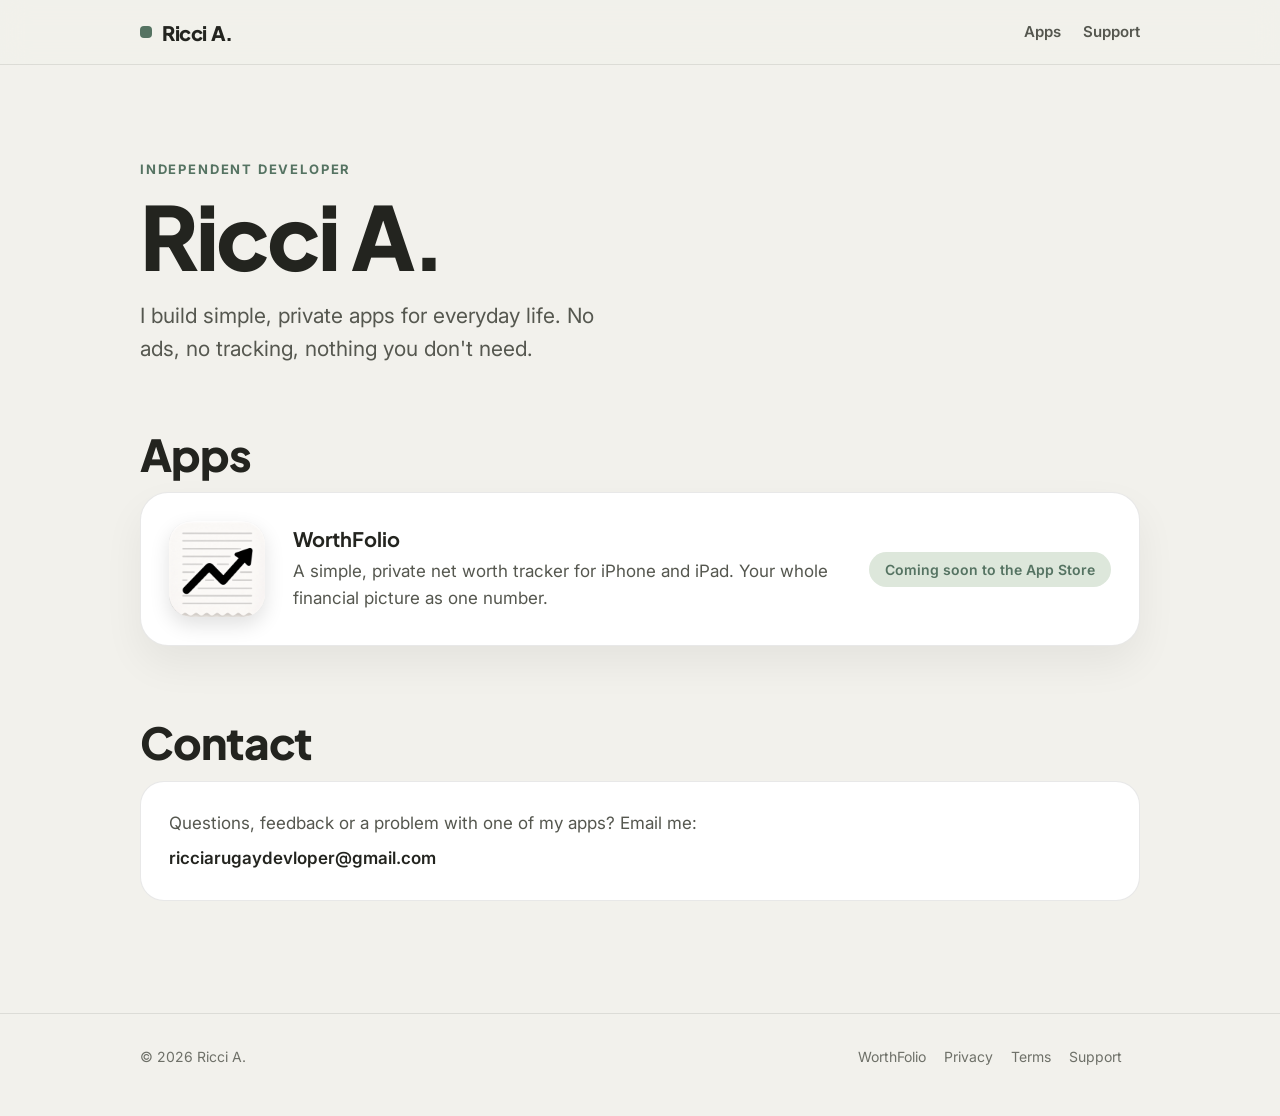
<file: index.html>
<!doctype html>
<html lang="en">
<head>
<meta charset="utf-8">
<meta name="viewport" content="width=device-width,initial-scale=1,viewport-fit=cover">
<title>Ricci A. – Apps</title>
<meta name="description" content="Ricci A. builds simple, private apps for everyday life, including WorthFolio, a private net worth tracker.">
<meta property="og:title" content="Ricci A. – Apps">
<meta property="og:description" content="Ricci A. builds simple, private apps for everyday life, including WorthFolio, a private net worth tracker.">
<meta property="og:url" content="https://riccidevloper.com/">
<link rel="icon" href="/assets/favicon.png">
<link rel="apple-touch-icon" href="/assets/apple-touch-icon.png">
<link rel="preconnect" href="https://fonts.googleapis.com"><link rel="preconnect" href="https://fonts.gstatic.com" crossorigin>
<link href="https://fonts.googleapis.com/css2?family=Inter:wght@400;500;600;700&family=Plus+Jakarta+Sans:wght@700;800&display=swap" rel="stylesheet">
<link rel="stylesheet" href="/assets/style.css">
</head>
<body>
<header class="top"><div class="wrap"><a class="logo" href="/"><span class="dot"></span>Ricci A.</a><nav><a href="/#apps">Apps</a><a href="/worthfolio/support/">Support</a></nav></div></header>
<main>
<div class="wrap">
<section class="hero"><div class="eyebrow">Independent developer</div>
<h1>Ricci A.</h1>
<p class="lead">I build simple, private apps for everyday life. No ads, no tracking, nothing you don't need.</p></section>
<section id="apps" style="padding-top:0"><h2>Apps</h2>
<a class="app-card" href="/worthfolio/"><img src="/assets/worthfolio-icon.png" alt="WorthFolio app icon" width="96" height="96"><div><h3>WorthFolio</h3><p>A simple, private net worth tracker for iPhone and iPad. Your whole financial picture as one number.</p></div><span class="pill">Coming soon to the App Store</span></a>
</section>
<section style="padding-top:0"><h2>Contact</h2><div class="contact"><p style="margin:0 0 8px;color:var(--ink2)">Questions, feedback or a problem with one of my apps? Email me:</p><code class="email">ricciarugaydevloper@gmail.com</code></div></section>
</div>
</main>
<footer><div class="wrap"><span>© 2026 Ricci A.</span><span><a href="/worthfolio/">WorthFolio</a><a href="/worthfolio/privacy/">Privacy</a><a href="/worthfolio/terms/">Terms</a><a href="/worthfolio/support/">Support</a></span></div></footer>
</body>
</html>
</file>
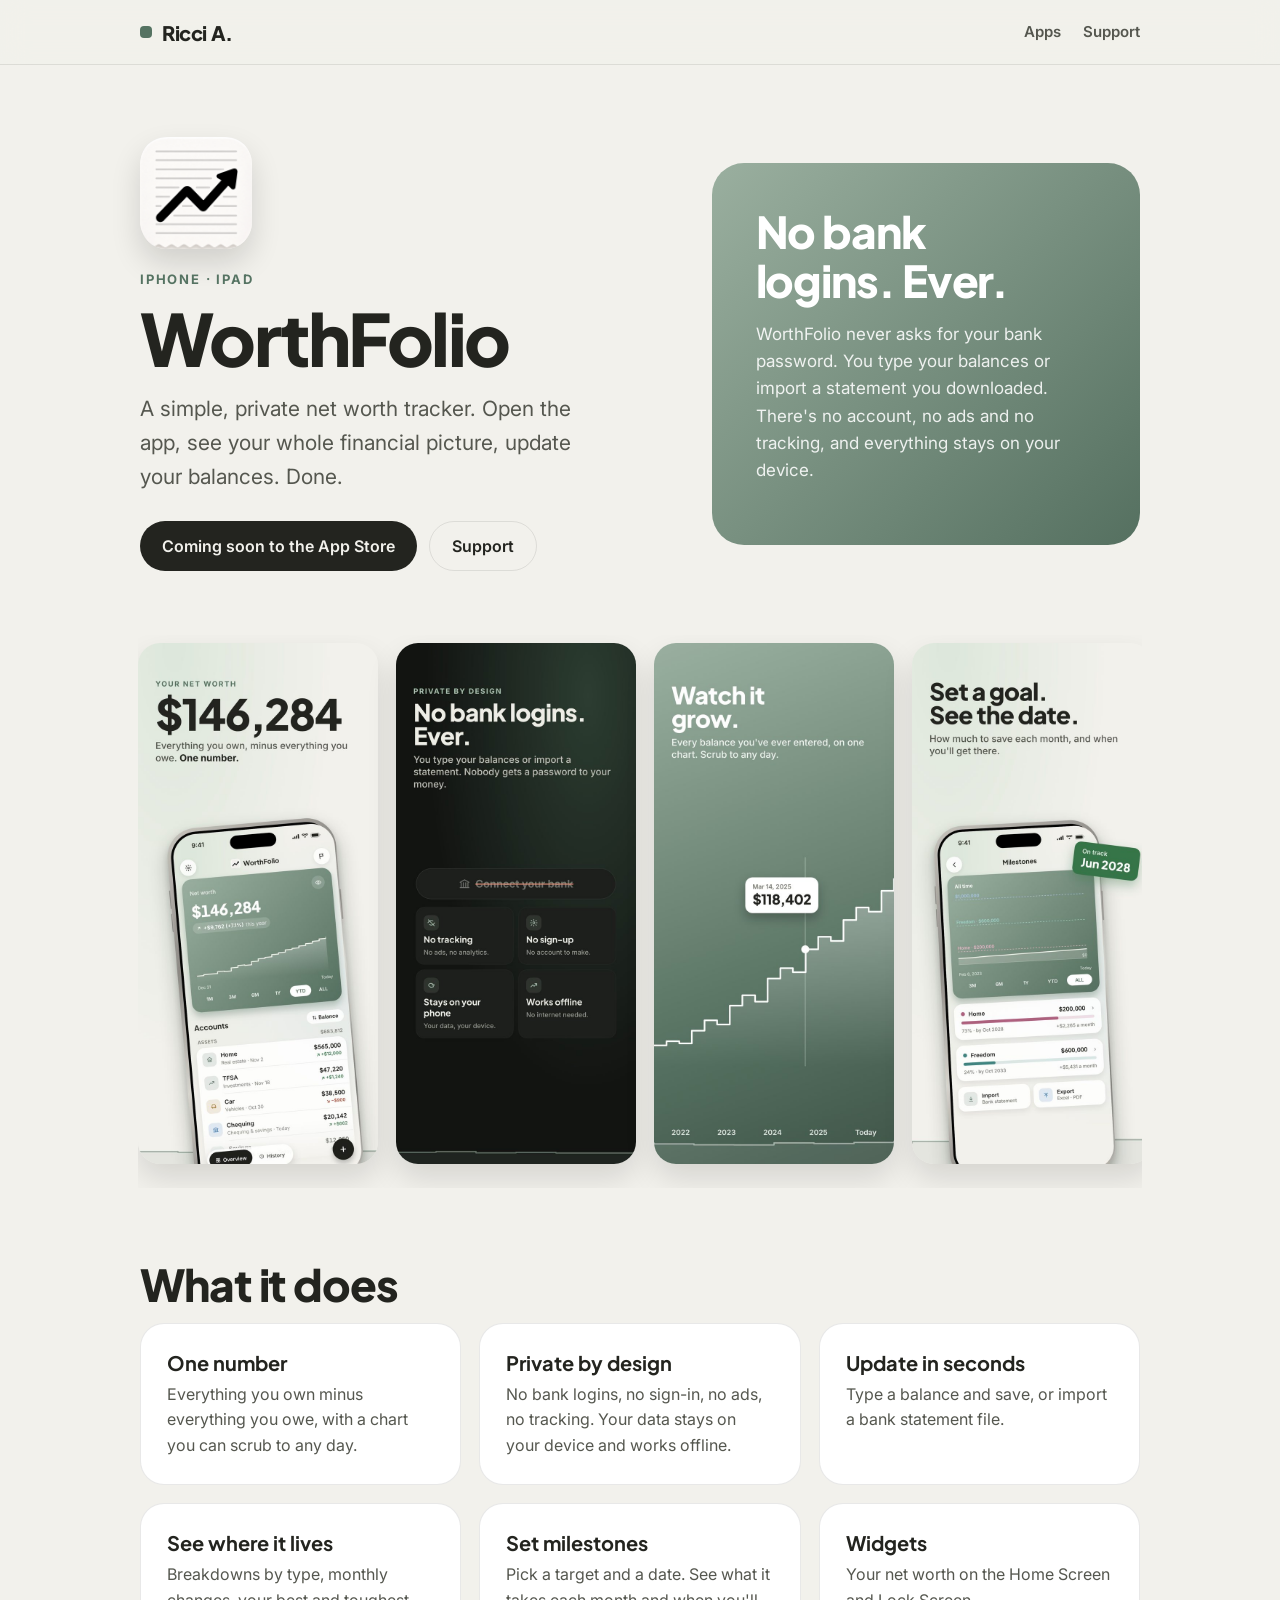
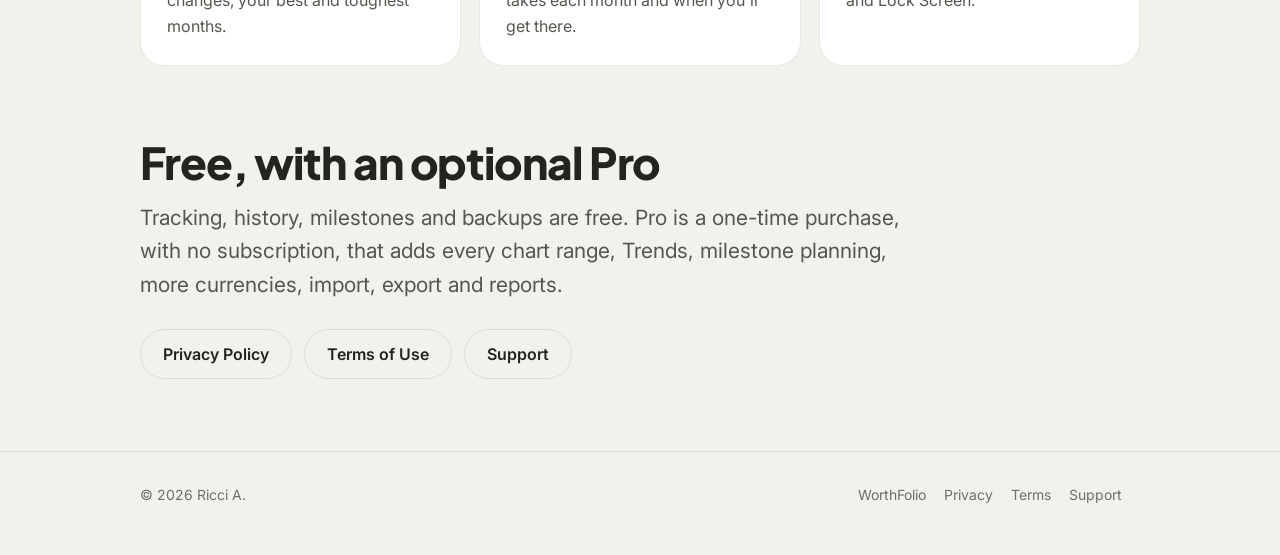
<file: worthfolio/index.html>
<!doctype html>
<html lang="en">
<head>
<meta charset="utf-8">
<meta name="viewport" content="width=device-width,initial-scale=1,viewport-fit=cover">
<title>WorthFolio – Private Net Worth Tracker</title>
<meta name="description" content="WorthFolio is a simple, private net worth tracker for iPhone and iPad. No bank logins, no ads, no tracking.">
<meta property="og:title" content="WorthFolio – Private Net Worth Tracker">
<meta property="og:description" content="WorthFolio is a simple, private net worth tracker for iPhone and iPad. No bank logins, no ads, no tracking.">
<meta property="og:url" content="https://riccidevloper.com/worthfolio/">
<link rel="icon" href="/assets/favicon.png">
<link rel="apple-touch-icon" href="/assets/apple-touch-icon.png">
<link rel="preconnect" href="https://fonts.googleapis.com"><link rel="preconnect" href="https://fonts.gstatic.com" crossorigin>
<link href="https://fonts.googleapis.com/css2?family=Inter:wght@400;500;600;700&family=Plus+Jakarta+Sans:wght@700;800&display=swap" rel="stylesheet">
<link rel="stylesheet" href="/assets/style.css">
</head>
<body>
<header class="top"><div class="wrap"><a class="logo" href="/"><span class="dot"></span>Ricci A.</a><nav><a href="/#apps">Apps</a><a href="/worthfolio/support/">Support</a></nav></div></header>
<main>
<div class="wrap">
<div class="apphero"><div><img class="icon" src="/assets/worthfolio-icon.png" alt="WorthFolio app icon" width="112" height="112"><div class="eyebrow">iPhone · iPad</div><h1 style="font-size:clamp(44px,7vw,72px)">WorthFolio</h1><p class="lead">A simple, private net worth tracker. Open the app, see your whole financial picture, update your balances. Done.</p>
<div class="links"><span class="btn" aria-disabled="true">Coming soon to the App Store</span><a class="btn ghost" href="/worthfolio/support/">Support</a></div></div>
<div class="band"><h2>No bank logins. Ever.</h2><p>WorthFolio never asks for your bank password. You type your balances or import a statement you downloaded. There's no account, no ads and no tracking, and everything stays on your device.</p></div></div>
<section style="padding-top:24px"><div class="shots"><img src="/assets/shot-one-number.jpg" alt="Your net worth as one number" width="240" height="521" loading="lazy"><img src="/assets/shot-private.jpg" alt="No bank logins, ever" width="240" height="521" loading="lazy"><img src="/assets/shot-grow.jpg" alt="Watch your net worth grow" width="240" height="521" loading="lazy"><img src="/assets/shot-goal.jpg" alt="Set a goal and see the date" width="240" height="521" loading="lazy"><img src="/assets/shot-widgets.jpg" alt="Home Screen and Lock Screen widgets" width="240" height="521" loading="lazy"></div></section>
<section style="padding-top:0"><h2>What it does</h2><div class="grid3"><div class="feature"><h3>One number</h3><p>Everything you own minus everything you owe, with a chart you can scrub to any day.</p></div><div class="feature"><h3>Private by design</h3><p>No bank logins, no sign-in, no ads, no tracking. Your data stays on your device and works offline.</p></div><div class="feature"><h3>Update in seconds</h3><p>Type a balance and save, or import a bank statement file.</p></div><div class="feature"><h3>See where it lives</h3><p>Breakdowns by type, monthly changes, your best and toughest months.</p></div><div class="feature"><h3>Set milestones</h3><p>Pick a target and a date. See what it takes each month and when you'll get there.</p></div><div class="feature"><h3>Widgets</h3><p>Your net worth on the Home Screen and Lock Screen.</p></div></div></section>
<section style="padding-top:0"><h2>Free, with an optional Pro</h2><p class="lead" style="max-width:60ch">Tracking, history, milestones and backups are free. Pro is a one-time purchase, with no subscription, that adds every chart range, Trends, milestone planning, more currencies, import, export and reports.</p>
<div class="links"><a class="btn ghost" href="/worthfolio/privacy/">Privacy Policy</a><a class="btn ghost" href="/worthfolio/terms/">Terms of Use</a><a class="btn ghost" href="/worthfolio/support/">Support</a></div></section>
</div>
</main>
<footer><div class="wrap"><span>© 2026 Ricci A.</span><span><a href="/worthfolio/">WorthFolio</a><a href="/worthfolio/privacy/">Privacy</a><a href="/worthfolio/terms/">Terms</a><a href="/worthfolio/support/">Support</a></span></div></footer>
</body>
</html>
</file>
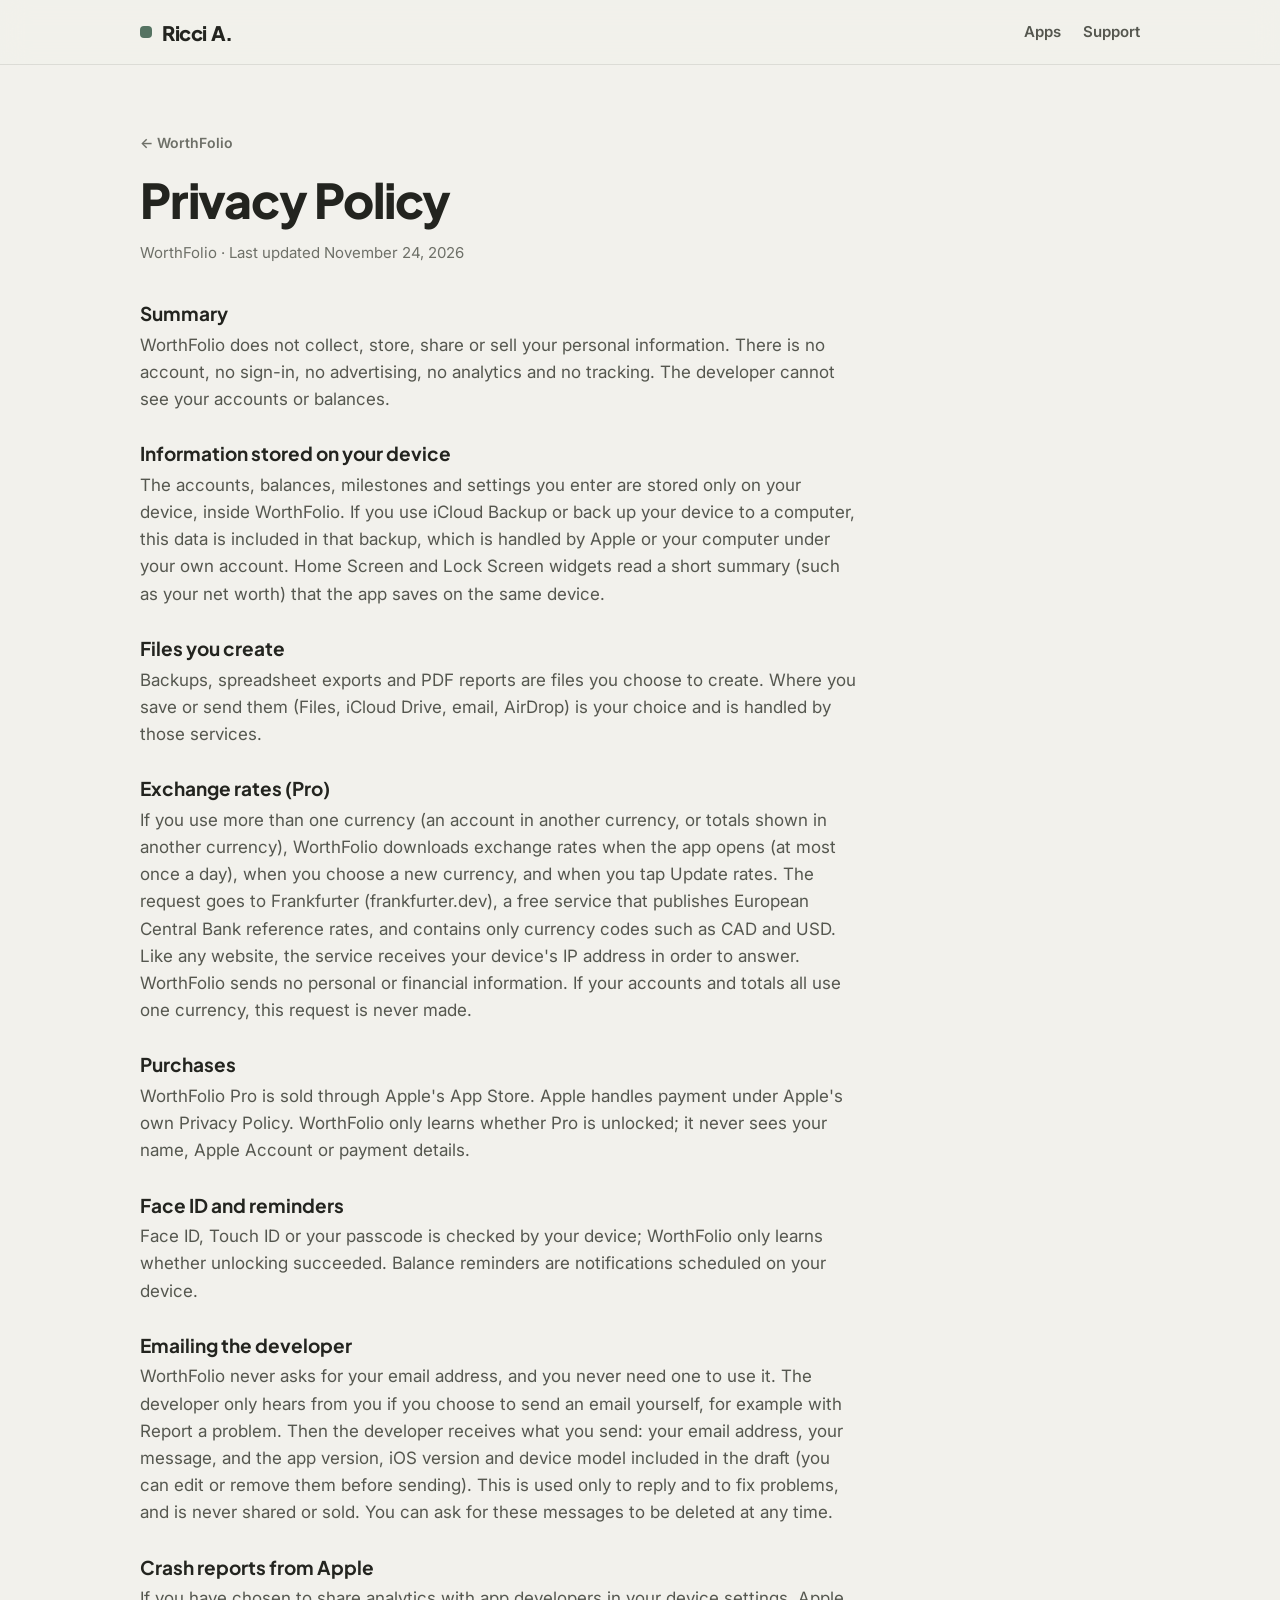
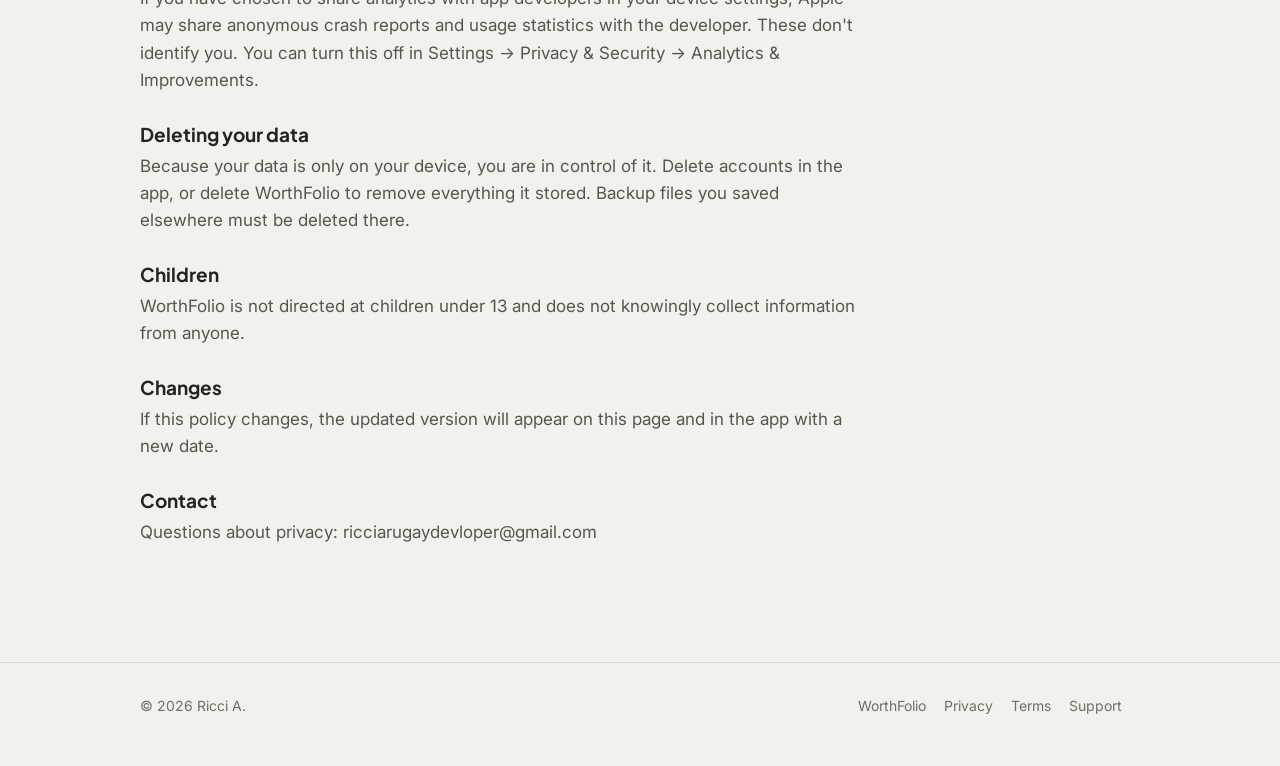
<file: worthfolio/privacy/index.html>
<!doctype html>
<html lang="en">
<head>
<meta charset="utf-8">
<meta name="viewport" content="width=device-width,initial-scale=1,viewport-fit=cover">
<title>WorthFolio Privacy Policy</title>
<meta name="description" content="How WorthFolio handles your data: it does not collect, share or sell your personal information.">
<meta property="og:title" content="WorthFolio Privacy Policy">
<meta property="og:description" content="How WorthFolio handles your data: it does not collect, share or sell your personal information.">
<meta property="og:url" content="https://riccidevloper.com/worthfolio/privacy/">
<link rel="icon" href="/assets/favicon.png">
<link rel="apple-touch-icon" href="/assets/apple-touch-icon.png">
<link rel="preconnect" href="https://fonts.googleapis.com"><link rel="preconnect" href="https://fonts.gstatic.com" crossorigin>
<link href="https://fonts.googleapis.com/css2?family=Inter:wght@400;500;600;700&family=Plus+Jakarta+Sans:wght@700;800&display=swap" rel="stylesheet">
<link rel="stylesheet" href="/assets/style.css">
</head>
<body>
<header class="top"><div class="wrap"><a class="logo" href="/"><span class="dot"></span>Ricci A.</a><nav><a href="/#apps">Apps</a><a href="/worthfolio/support/">Support</a></nav></div></header>
<main>
<div class="wrap"><div class="doc"><a class="crumb" href="/worthfolio/">← WorthFolio</a><h2 style="margin-top:18px">Privacy Policy</h2><p class="meta">WorthFolio · Last updated November 24, 2026</p><section><h3>Summary</h3><p>WorthFolio does not collect, store, share or sell your personal information. There is no account, no sign-in, no advertising, no analytics and no tracking. The developer cannot see your accounts or balances.</p></section><section><h3>Information stored on your device</h3><p>The accounts, balances, milestones and settings you enter are stored only on your device, inside WorthFolio. If you use iCloud Backup or back up your device to a computer, this data is included in that backup, which is handled by Apple or your computer under your own account. Home Screen and Lock Screen widgets read a short summary (such as your net worth) that the app saves on the same device.</p></section><section><h3>Files you create</h3><p>Backups, spreadsheet exports and PDF reports are files you choose to create. Where you save or send them (Files, iCloud Drive, email, AirDrop) is your choice and is handled by those services.</p></section><section><h3>Exchange rates (Pro)</h3><p>If you use more than one currency (an account in another currency, or totals shown in another currency), WorthFolio downloads exchange rates when the app opens (at most once a day), when you choose a new currency, and when you tap Update rates. The request goes to Frankfurter (frankfurter.dev), a free service that publishes European Central Bank reference rates, and contains only currency codes such as CAD and USD. Like any website, the service receives your device&#x27;s IP address in order to answer. WorthFolio sends no personal or financial information. If your accounts and totals all use one currency, this request is never made.</p></section><section><h3>Purchases</h3><p>WorthFolio Pro is sold through Apple&#x27;s App Store. Apple handles payment under Apple&#x27;s own Privacy Policy. WorthFolio only learns whether Pro is unlocked; it never sees your name, Apple Account or payment details.</p></section><section><h3>Face ID and reminders</h3><p>Face ID, Touch ID or your passcode is checked by your device; WorthFolio only learns whether unlocking succeeded. Balance reminders are notifications scheduled on your device.</p></section><section><h3>Emailing the developer</h3><p>WorthFolio never asks for your email address, and you never need one to use it. The developer only hears from you if you choose to send an email yourself, for example with Report a problem. Then the developer receives what you send: your email address, your message, and the app version, iOS version and device model included in the draft (you can edit or remove them before sending). This is used only to reply and to fix problems, and is never shared or sold. You can ask for these messages to be deleted at any time.</p></section><section><h3>Crash reports from Apple</h3><p>If you have chosen to share analytics with app developers in your device settings, Apple may share anonymous crash reports and usage statistics with the developer. These don&#x27;t identify you. You can turn this off in Settings → Privacy &amp; Security → Analytics &amp; Improvements.</p></section><section><h3>Deleting your data</h3><p>Because your data is only on your device, you are in control of it. Delete accounts in the app, or delete WorthFolio to remove everything it stored. Backup files you saved elsewhere must be deleted there.</p></section><section><h3>Children</h3><p>WorthFolio is not directed at children under 13 and does not knowingly collect information from anyone.</p></section><section><h3>Changes</h3><p>If this policy changes, the updated version will appear on this page and in the app with a new date.</p></section><section><h3>Contact</h3><p>Questions about privacy: ricciarugaydevloper@gmail.com</p></section></div></div>
</main>
<footer><div class="wrap"><span>© 2026 Ricci A.</span><span><a href="/worthfolio/">WorthFolio</a><a href="/worthfolio/privacy/">Privacy</a><a href="/worthfolio/terms/">Terms</a><a href="/worthfolio/support/">Support</a></span></div></footer>
</body>
</html>
</file>
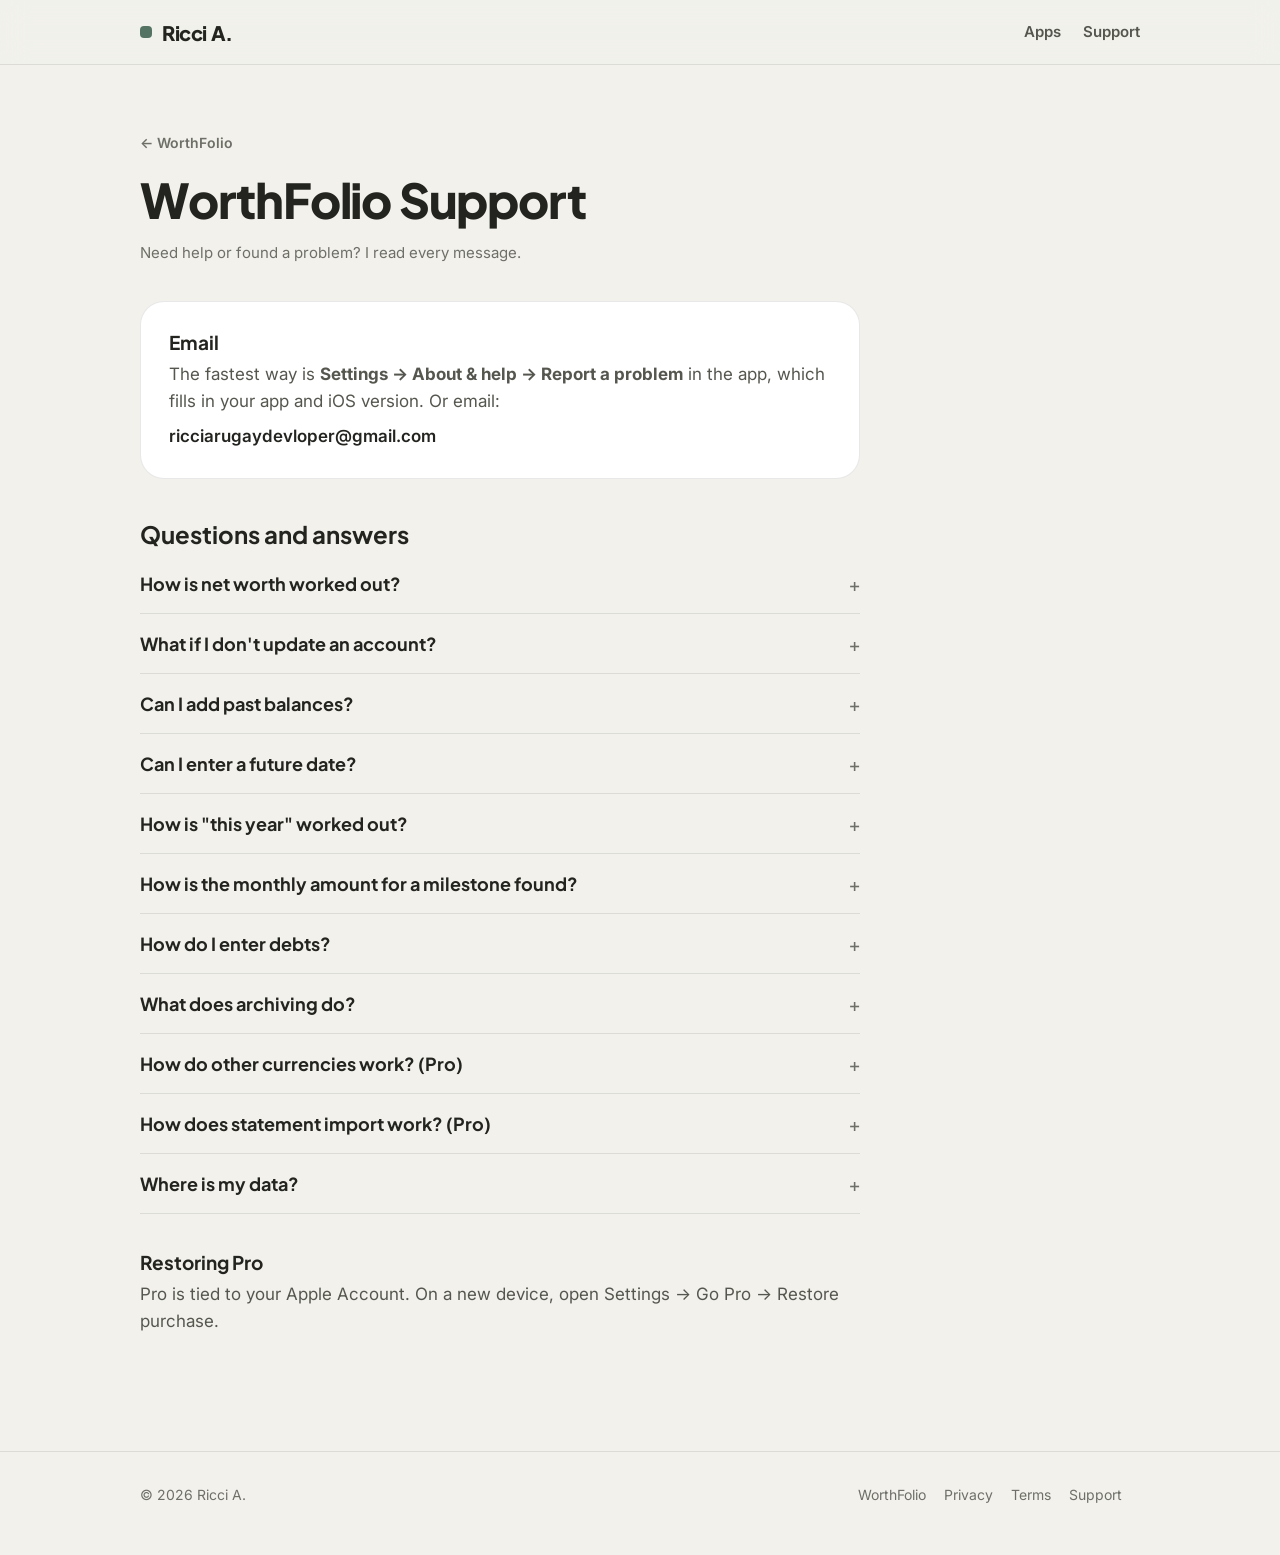
<file: worthfolio/support/index.html>
<!doctype html>
<html lang="en">
<head>
<meta charset="utf-8">
<meta name="viewport" content="width=device-width,initial-scale=1,viewport-fit=cover">
<title>WorthFolio Support</title>
<meta name="description" content="Get help with WorthFolio: contact, questions and answers.">
<meta property="og:title" content="WorthFolio Support">
<meta property="og:description" content="Get help with WorthFolio: contact, questions and answers.">
<meta property="og:url" content="https://riccidevloper.com/worthfolio/support/">
<link rel="icon" href="/assets/favicon.png">
<link rel="apple-touch-icon" href="/assets/apple-touch-icon.png">
<link rel="preconnect" href="https://fonts.googleapis.com"><link rel="preconnect" href="https://fonts.gstatic.com" crossorigin>
<link href="https://fonts.googleapis.com/css2?family=Inter:wght@400;500;600;700&family=Plus+Jakarta+Sans:wght@700;800&display=swap" rel="stylesheet">
<link rel="stylesheet" href="/assets/style.css">
</head>
<body>
<header class="top"><div class="wrap"><a class="logo" href="/"><span class="dot"></span>Ricci A.</a><nav><a href="/#apps">Apps</a><a href="/worthfolio/support/">Support</a></nav></div></header>
<main>
<div class="wrap"><div class="doc"><a class="crumb" href="/worthfolio/">← WorthFolio</a><h2 style="margin-top:18px">WorthFolio Support</h2><p class="meta">Need help or found a problem? I read every message.</p>
<div class="contact"><h3>Email</h3><p style="margin:0 0 8px">The fastest way is <b>Settings → About &amp; help → Report a problem</b> in the app, which fills in your app and iOS version. Or email:</p><code class="email">ricciarugaydevloper@gmail.com</code></div>
<h3 style="font-size:24px;margin:8px 0 4px">Questions and answers</h3><div class="faq"><details><summary>How is net worth worked out?</summary><p>Everything you own minus everything you owe. Each account uses its latest balance on or before that day.</p></details><details><summary>What if I don&#x27;t update an account?</summary><p>Its last balance carries on until you enter a new one. Nothing is guessed in between.</p></details><details><summary>Can I add past balances?</summary><p>Yes. Pick a date on the keypad, or add earlier balances when you create an account.</p></details><details><summary>Can I enter a future date?</summary><p>Yes. It only counts from that day on.</p></details><details><summary>How is &quot;this year&quot; worked out?</summary><p>Today&#x27;s net worth minus your net worth on December 31 (or your first balance, if you started later).</p></details><details><summary>How is the monthly amount for a milestone found?</summary><p>What&#x27;s left to reach it, divided by the months left. Pro also shows your real pace and whether you&#x27;re on track.</p></details><details><summary>How do I enter debts?</summary><p>As a positive number on a debt account. Paying it down shows in green because your net worth goes up.</p></details><details><summary>What does archiving do?</summary><p>It hides the account and sets it to $0 from today. Your past net worth doesn&#x27;t change. Bring it back any time.</p></details><details><summary>How do other currencies work? (Pro)</summary><p>Each account can have its own currency. Totals are converted with exchange rates that update when the app opens, or that you type in.</p></details><details><summary>How does statement import work? (Pro)</summary><p>On an account, choose the CSV file from your bank. WorthFolio finds each day&#x27;s closing balance and shows a preview first.</p></details><details><summary>Where is my data?</summary><p>Only on this device. WorthFolio saves a recovery copy every day. To move to a new phone, use Back up now and restore the file there.</p></details></div>
<section style="margin-top:36px"><h3>Restoring Pro</h3><p>Pro is tied to your Apple Account. On a new device, open Settings → Go Pro → Restore purchase.</p></section></div></div>
</main>
<footer><div class="wrap"><span>© 2026 Ricci A.</span><span><a href="/worthfolio/">WorthFolio</a><a href="/worthfolio/privacy/">Privacy</a><a href="/worthfolio/terms/">Terms</a><a href="/worthfolio/support/">Support</a></span></div></footer>
</body>
</html>
</file>
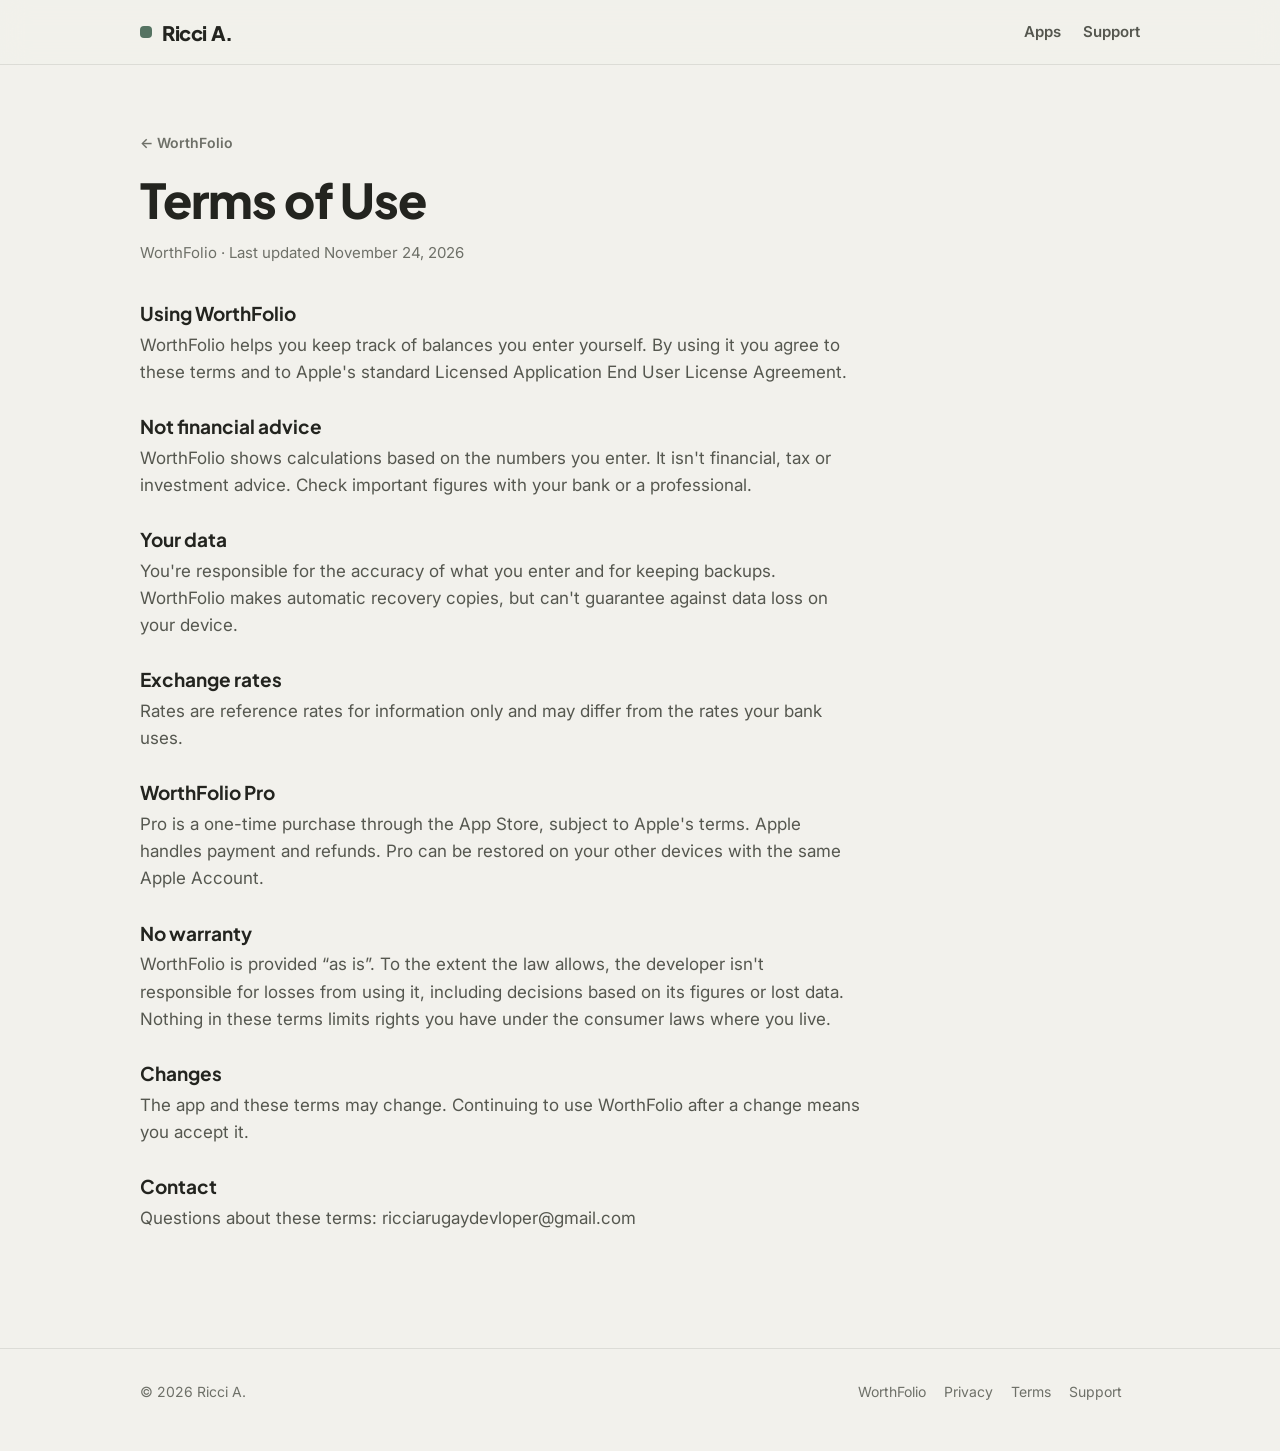
<file: worthfolio/terms/index.html>
<!doctype html>
<html lang="en">
<head>
<meta charset="utf-8">
<meta name="viewport" content="width=device-width,initial-scale=1,viewport-fit=cover">
<title>WorthFolio Terms of Use</title>
<meta name="description" content="Terms of Use for the WorthFolio app.">
<meta property="og:title" content="WorthFolio Terms of Use">
<meta property="og:description" content="Terms of Use for the WorthFolio app.">
<meta property="og:url" content="https://riccidevloper.com/worthfolio/terms/">
<link rel="icon" href="/assets/favicon.png">
<link rel="apple-touch-icon" href="/assets/apple-touch-icon.png">
<link rel="preconnect" href="https://fonts.googleapis.com"><link rel="preconnect" href="https://fonts.gstatic.com" crossorigin>
<link href="https://fonts.googleapis.com/css2?family=Inter:wght@400;500;600;700&family=Plus+Jakarta+Sans:wght@700;800&display=swap" rel="stylesheet">
<link rel="stylesheet" href="/assets/style.css">
</head>
<body>
<header class="top"><div class="wrap"><a class="logo" href="/"><span class="dot"></span>Ricci A.</a><nav><a href="/#apps">Apps</a><a href="/worthfolio/support/">Support</a></nav></div></header>
<main>
<div class="wrap"><div class="doc"><a class="crumb" href="/worthfolio/">← WorthFolio</a><h2 style="margin-top:18px">Terms of Use</h2><p class="meta">WorthFolio · Last updated November 24, 2026</p><section><h3>Using WorthFolio</h3><p>WorthFolio helps you keep track of balances you enter yourself. By using it you agree to these terms and to Apple&#x27;s standard Licensed Application End User License Agreement.</p></section><section><h3>Not financial advice</h3><p>WorthFolio shows calculations based on the numbers you enter. It isn&#x27;t financial, tax or investment advice. Check important figures with your bank or a professional.</p></section><section><h3>Your data</h3><p>You&#x27;re responsible for the accuracy of what you enter and for keeping backups. WorthFolio makes automatic recovery copies, but can&#x27;t guarantee against data loss on your device.</p></section><section><h3>Exchange rates</h3><p>Rates are reference rates for information only and may differ from the rates your bank uses.</p></section><section><h3>WorthFolio Pro</h3><p>Pro is a one-time purchase through the App Store, subject to Apple&#x27;s terms. Apple handles payment and refunds. Pro can be restored on your other devices with the same Apple Account.</p></section><section><h3>No warranty</h3><p>WorthFolio is provided “as is”. To the extent the law allows, the developer isn&#x27;t responsible for losses from using it, including decisions based on its figures or lost data. Nothing in these terms limits rights you have under the consumer laws where you live.</p></section><section><h3>Changes</h3><p>The app and these terms may change. Continuing to use WorthFolio after a change means you accept it.</p></section><section><h3>Contact</h3><p>Questions about these terms: ricciarugaydevloper@gmail.com</p></section></div></div>
</main>
<footer><div class="wrap"><span>© 2026 Ricci A.</span><span><a href="/worthfolio/">WorthFolio</a><a href="/worthfolio/privacy/">Privacy</a><a href="/worthfolio/terms/">Terms</a><a href="/worthfolio/support/">Support</a></span></div></footer>
</body>
</html>
</file>
<file: assets/style.css>
:root{--bg:#F2F1EC;--surface:#FFFFFF;--ink:#23241F;--ink2:#55574F;--muted:#6E7068;--sage:#557362;--sage-soft:#DDE7DB;--line:rgba(35,36,31,.10);--hero1:#9AAF9F;--hero2:#557060;--font-display:'Plus Jakarta Sans',system-ui,-apple-system,sans-serif;--font-body:Inter,system-ui,-apple-system,sans-serif}
@media (prefers-color-scheme:dark){:root{--bg:#121412;--surface:#1C1F1C;--ink:#EEEDE6;--ink2:#C3C2B8;--muted:#979990;--sage:#A9C3AE;--sage-soft:#1C2620;--line:rgba(238,237,230,.10);--hero1:#465C4D;--hero2:#232C26}}
*{box-sizing:border-box}html{-webkit-text-size-adjust:100%}
body{margin:0;background:var(--bg);color:var(--ink);font:400 17px/1.6 var(--font-body);-webkit-font-smoothing:antialiased}
a{color:inherit}img{max-width:100%;display:block}
.wrap{max-width:1040px;margin:0 auto;padding:0 max(20px,env(safe-area-inset-left))}
header.top{position:sticky;top:0;z-index:10;background:color-mix(in srgb,var(--bg) 86%,transparent);backdrop-filter:saturate(1.4) blur(14px);-webkit-backdrop-filter:saturate(1.4) blur(14px);border-bottom:1px solid var(--line)}
header.top .wrap{display:flex;align-items:center;justify-content:space-between;height:64px}
.logo{font:800 20px var(--font-display);letter-spacing:-.4px;text-decoration:none;display:flex;align-items:center;gap:10px}
.logo .dot{width:12px;height:12px;border-radius:4px;background:var(--sage)}
nav a{font:600 15px var(--font-body);text-decoration:none;color:var(--ink2);margin-left:22px}nav a:hover{color:var(--ink)}
.hero{padding:96px 0 64px}
.eyebrow{font:700 13px var(--font-body);letter-spacing:.14em;text-transform:uppercase;color:var(--sage)}
h1{font:800 clamp(46px,8vw,88px)/1.02 var(--font-display);letter-spacing:-.035em;margin:14px 0 18px;text-wrap:balance}
h2{font:800 clamp(30px,4.4vw,44px)/1.1 var(--font-display);letter-spacing:-.025em;margin:0 0 14px;text-wrap:balance}
h3{font:700 20px/1.3 var(--font-display);margin:0 0 6px}
.lead{font-size:clamp(18px,2.2vw,21px);color:var(--ink2);max-width:36ch;margin:0}
section{padding:40px 0 72px}
.app-card{display:grid;grid-template-columns:auto 1fr auto;gap:28px;align-items:center;padding:28px;border-radius:28px;background:var(--surface);border:1px solid var(--line);text-decoration:none;box-shadow:0 18px 40px rgba(0,0,0,.06);transition:transform .2s ease,box-shadow .2s ease}
.app-card:hover{transform:translateY(-2px);box-shadow:0 24px 50px rgba(0,0,0,.09)}
.app-card img{width:96px;height:96px;border-radius:22px;box-shadow:0 8px 20px rgba(0,0,0,.12)}
.app-card p{margin:0;color:var(--ink2)}
.pill{display:inline-flex;align-items:center;gap:8px;padding:9px 16px;border-radius:999px;font:600 14px var(--font-body);background:var(--sage-soft);color:var(--sage);white-space:nowrap}
.btn{display:inline-flex;align-items:center;gap:8px;padding:14px 22px;border-radius:999px;font:600 16px var(--font-body);text-decoration:none;background:var(--ink);color:var(--bg)}
.btn.ghost{background:transparent;color:var(--ink);border:1px solid var(--line)}
.links{display:flex;flex-wrap:wrap;gap:12px;margin-top:28px}
.apphero{display:grid;grid-template-columns:1.1fr .9fr;gap:48px;align-items:center;padding:72px 0 40px}
.apphero .icon{width:112px;height:112px;border-radius:26px;box-shadow:0 14px 30px rgba(0,0,0,.14);margin-bottom:22px}
.band{background:linear-gradient(135deg,var(--hero1),var(--hero2));color:#fff;border-radius:32px;padding:44px}
.band h2{color:#fff}.band p{color:rgba(255,255,255,.88)}
.shots{display:flex;gap:18px;overflow-x:auto;scroll-snap-type:x mandatory;padding:8px 2px 24px;margin:0 -2px}
.shots img{width:240px;flex:none;border-radius:22px;scroll-snap-align:start;box-shadow:0 14px 30px rgba(0,0,0,.12)}
.grid3{display:grid;grid-template-columns:repeat(3,1fr);gap:18px}
.feature{padding:26px;border-radius:24px;background:var(--surface);border:1px solid var(--line)}
.feature p{margin:0;color:var(--ink2);font-size:16px}
.doc{max-width:720px;padding:64px 0 88px}
.doc .meta{color:var(--muted);font-size:15px;margin:0 0 36px}
.doc h2{font-size:clamp(34px,5vw,48px)}
.doc section{padding:0;margin:0 0 28px}
.doc h3{font-size:19px;margin-bottom:6px}
.doc p{margin:0;color:var(--ink2)}
.crumb{font:600 14px var(--font-body);color:var(--muted);text-decoration:none}
.faq details{border-bottom:1px solid var(--line);padding:18px 0}
.faq summary{cursor:pointer;font:700 18px var(--font-display);list-style:none}
.faq summary::-webkit-details-marker{display:none}
.faq summary::after{content:"+";float:right;color:var(--muted);font-weight:500}
.faq details[open] summary::after{content:"–"}
.faq details p{margin:10px 0 0;color:var(--ink2)}
.contact{padding:28px;border-radius:24px;background:var(--surface);border:1px solid var(--line);margin:8px 0 40px}
code.email{font:600 17px var(--font-body);user-select:all}
footer{border-top:1px solid var(--line);padding:32px 0 48px;color:var(--muted);font-size:14px}
footer .wrap{display:flex;flex-wrap:wrap;justify-content:space-between;gap:16px}
footer a{color:var(--muted);text-decoration:none;margin-right:18px}footer a:hover{color:var(--ink)}
:focus-visible{outline:3px solid var(--sage);outline-offset:3px;border-radius:8px}
@media (max-width:760px){.app-card{grid-template-columns:auto 1fr}.app-card .pill{grid-column:1/-1;justify-self:start}.apphero{grid-template-columns:1fr;padding-top:48px}.grid3{grid-template-columns:1fr}.band{padding:30px}nav a{margin-left:16px}.hero{padding:64px 0 40px}}
@media (prefers-reduced-motion:reduce){*{transition:none!important}}
</file>
